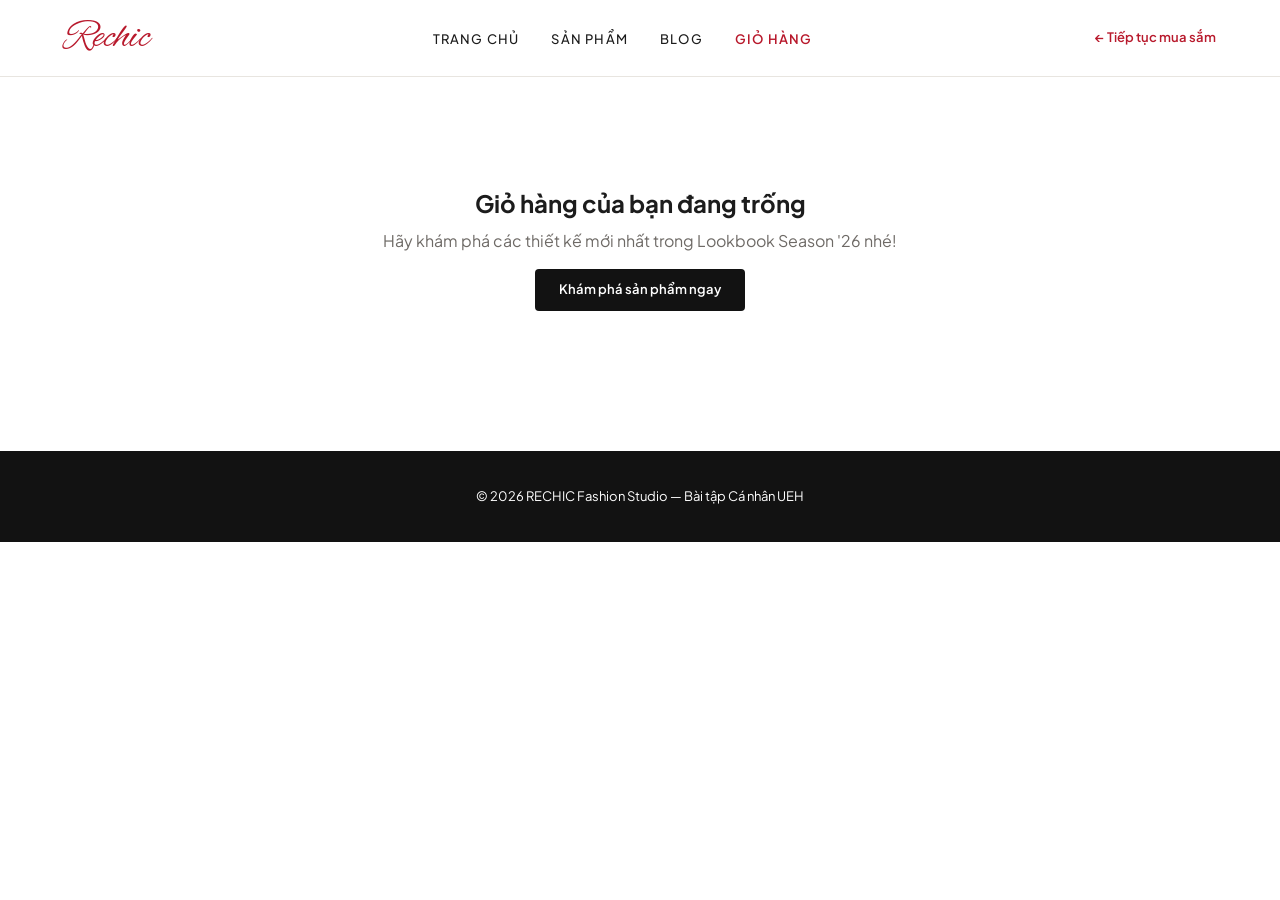
<file: cart.html>
<!DOCTYPE html>
<html lang="vi">
<head>
    <meta charset="UTF-8">
    <meta name="viewport" content="width=device-width, initial-scale=1.0">
    <title>Giỏ Hàng — RECHIC Fashion Studio</title>
   <link id="favicon" rel="icon" type="image/png">
<script>
  document.fonts.load('56px "Alex Brush"').then(() => {
    const canvas = document.createElement('canvas');
    canvas.width = 64;
    canvas.height = 64;
    const ctx = canvas.getContext('2d');
    ctx.font = '56px "Alex Brush"';
    ctx.fillStyle = '#B8192C';
    ctx.textAlign = 'center';
    ctx.textBaseline = 'middle';
    ctx.fillText('R', 32, 35);
    document.getElementById('favicon').href = canvas.toDataURL('image/png');
  });
</script> <link rel="preconnect" href="https://fonts.googleapis.com">
    <link rel="preconnect" href="https://fonts.gstatic.com" crossorigin>
    <link href="https://fonts.googleapis.com/css2?family=Alex+Brush&family=Plus+Jakarta+Sans:wght@300;400;500;600;700&display=swap" rel="stylesheet">
    <style>
        :root {
            --primary-red: #B8192C;
            --primary-dark: #121212;
            --bg-body: #FFFFFF;
            --bg-secondary: #F9F8F6;
            --border-color: #E8E5E0;
            --text-main: #1C1C1C;
            --text-muted: #6E6A66;
            --font-main: 'Plus Jakarta Sans', sans-serif;
            --font-logo: 'Alex Brush', cursive;
        }
        * { box-sizing: border-box; margin: 0; padding: 0; }
        body { font-family: var(--font-main); background: var(--bg-body); color: var(--text-main); line-height: 1.5; }
        .container { max-width: 1200px; margin: 0 auto; padding: 0 24px; }

        .header { position: sticky; top: 0; background: rgba(255,255,255,0.96); backdrop-filter: blur(10px); border-bottom: 1px solid var(--border-color); z-index: 100; }
        .header-container { display: flex; justify-content: space-between; align-items: center; height: 76px; }
        .brand-logo { font-family: var(--font-logo); font-size: 40px; color: var(--primary-red); text-decoration: none; }
        .main-nav ul { display: flex; list-style: none; gap: 32px; }
        .main-nav a { text-decoration: none; color: var(--text-main); font-weight: 500; font-size: 13px; text-transform: uppercase; letter-spacing: 1.2px; }
        .main-nav a:hover, .main-nav a.active { color: var(--primary-red); font-weight: 600; }

        .cart-layout { display: grid; grid-template-columns: 1.6fr 1fr; gap: 40px; padding: 48px 0 80px; }
        .section-title { font-size: 22px; font-weight: 600; margin-bottom: 24px; letter-spacing: 0.5px; }

        /* Cart List */
        .cart-table { border-top: 1px solid var(--border-color); }
        .cart-row { display: flex; gap: 18px; padding: 20px 0; border-bottom: 1px solid var(--border-color); align-items: center; }
        .cart-row img { width: 84px; height: 112px; object-fit: cover; border-radius: 4px; background: var(--bg-secondary); }
        .item-details { flex: 1; }
        .item-details h3 { font-size: 15px; font-weight: 600; margin-bottom: 4px; }
        .item-size { font-size: 12px; color: var(--text-muted); margin-bottom: 8px; }
        .item-price { font-size: 14px; font-weight: 700; color: var(--primary-red); }

        .qty-control { display: inline-flex; align-items: center; border: 1px solid var(--border-color); border-radius: 4px; }
        .qty-btn { width: 30px; height: 30px; border: none; background: none; cursor: pointer; font-size: 15px; }
        .qty-val { padding: 0 12px; font-size: 13px; font-weight: 600; }
        .btn-remove { background: none; border: none; color: #999; font-size: 12px; text-decoration: underline; cursor: pointer; margin-left: 14px; }
        .btn-remove:hover { color: var(--primary-red); }

        /* Checkout Box */
        .checkout-card { background: var(--bg-secondary); padding: 28px; border-radius: 8px; border: 1px solid var(--border-color); height: fit-content; }
        .voucher-box { display: flex; gap: 8px; margin-bottom: 20px; }
        .voucher-box input { flex: 1; padding: 10px 12px; border: 1px solid var(--border-color); border-radius: 4px; font-size: 13px; background: #fff; }
        .voucher-box button { padding: 0 16px; background: var(--primary-dark); color: #fff; border: none; border-radius: 4px; font-size: 12px; font-weight: 600; cursor: pointer; }

        .sum-line { display: flex; justify-content: space-between; font-size: 14px; margin-bottom: 12px; }
        .sum-total { display: flex; justify-content: space-between; font-size: 18px; font-weight: 700; padding-top: 16px; margin-top: 16px; border-top: 1px dashed #ccc; }

        .shipping-form { margin-top: 24px; padding-top: 20px; border-top: 1px solid var(--border-color); }
        .form-group { margin-bottom: 12px; }
        .form-group label { display: block; font-size: 12px; font-weight: 600; margin-bottom: 4px; }
        .form-group input, .form-group select { width: 100%; padding: 10px 12px; border: 1px solid var(--border-color); border-radius: 4px; font-size: 13px; background: #fff; }

        .btn-checkout { width: 100%; padding: 14px; background: var(--primary-red); color: #fff; border: none; border-radius: 4px; font-size: 14px; font-weight: 600; text-transform: uppercase; letter-spacing: 1px; cursor: pointer; margin-top: 12px; transition: 0.2s; }
        .btn-checkout:hover { background: #961222; }

        .empty-state { text-align: center; padding: 60px 20px; }
        .btn-back { display: inline-block; margin-top: 16px; padding: 11px 24px; background: var(--primary-dark); color: #fff; text-decoration: none; border-radius: 4px; font-size: 13px; font-weight: 600; }

        .footer { background: var(--primary-dark); color: #fff; padding: 36px 0; text-align: center; font-size: 13px; }
        @media (max-width: 820px) { .cart-layout { grid-template-columns: 1fr; } }
    </style>
</head>
<body>

    <header class="header">
        <div class="container header-container">
            <a href="index.html" class="brand-logo">Rechic</a>
            <nav class="main-nav">
                <ul>
                    <li><a href="index.html">Trang chủ</a></li>
                    <li><a href="products.html">Sản phẩm</a></li>
                    <li><a href="blog.html">Blog</a></li>
                    <li><a href="cart.html" class="active">Giỏ hàng</a></li>
                </ul>
            </nav>
            <a href="products.html" style="font-size: 13px; color: var(--primary-red); text-decoration: none; font-weight: 600;">&larr; Tiếp tục mua sắm</a>
        </div>
    </header>

    <main class="container">
        <div class="cart-layout" id="cartContainer"></div>
    </main>

    <footer class="footer">
        <div class="container">
            <p>&copy; 2026 RECHIC Fashion Studio — Bài tập Cá nhân UEH</p>
        </div>
    </footer>

    <script>
        let discount = 0;

        function getCart() { return JSON.parse(localStorage.getItem('rechic_cart') || '[]'); }
        function saveCart(cart) {
            localStorage.setItem('rechic_cart', JSON.stringify(cart));
            renderCartPage();
        }

        function changeQty(key, delta) {
            const cart = getCart();
            const item = cart.find(i => i.key === key);
            if (!item) return;
            item.qty += delta;
            if (item.qty <= 0) {
                const idx = cart.findIndex(i => i.key === key);
                cart.splice(idx, 1);
            }
            saveCart(cart);
        }

        function removeItem(key) {
            const cart = getCart().filter(i => i.key !== key);
            saveCart(cart);
        }

        function applyVoucher() {
            const code = document.getElementById('voucherCode').value.trim().toUpperCase();
            if (code === 'RECHIC50') {
                discount = 50000;
                alert('Áp dụng mã RECHIC50 giảm 50.000đ thành công!');
            } else if (code === 'UEH100') {
                discount = 100000;
                alert('Áp dụng mã sinh viên UEH100 giảm 100.000đ thành công!');
            } else {
                discount = 0;
                alert('Mã giảm giá không hợp lệ. Thử nhập: RECHIC50');
            }
            renderCartPage();
        }

        function submitOrder(e) {
            e.preventDefault();
            const name = document.getElementById('cusName').value;
            alert(`Cảm ơn ${name}! Đơn hàng RECHIC của bạn đã được ghi nhận và sẽ giao trong 2-3 ngày tới.`);
            localStorage.removeItem('rechic_cart');
            discount = 0;
            renderCartPage();
        }

        function renderCartPage() {
            const cart = getCart();
            const container = document.getElementById('cartContainer');

            if (cart.length === 0) {
                container.style.display = 'block';
                container.innerHTML = `
                    <div class="empty-state">
                        <h2>Giỏ hàng của bạn đang trống</h2>
                        <p style="color: var(--text-muted); margin-top: 8px;">Hãy khám phá các thiết kế mới nhất trong Lookbook Season '26 nhé!</p>
                        <a href="products.html" class="btn-back">Khám phá sản phẩm ngay</a>
                    </div>
                `;
                return;
            }

            container.style.display = 'grid';
            const subTotal = cart.reduce((sum, i) => sum + i.price * i.qty, 0);
            const finalTotal = Math.max(0, subTotal - discount);

            container.innerHTML = `
                <div>
                    <h2 class="section-title">Giỏ Hàng (${cart.reduce((s, i) => s + i.qty, 0)} sản phẩm)</h2>
                    <div class="cart-table">
                        ${cart.map(item => `
                            <div class="cart-row">
                                <img src="${item.img}" alt="${item.name}">
                                <div class="item-details">
                                    <h3>${item.name}</h3>
                                    <div class="item-size">Kích cỡ: <strong>${item.size}</strong></div>
                                    <div class="item-price">${item.price.toLocaleString('vi-VN')}đ</div>
                                </div>
                                <div style="text-align: right;">
                                    <div class="qty-control">
                                        <button class="qty-btn" onclick="changeQty('${item.key}', -1)">−</button>
                                        <span class="qty-val">${item.qty}</span>
                                        <button class="qty-btn" onclick="changeQty('${item.key}', 1)">+</button>
                                    </div>
                                    <div style="margin-top: 8px;">
                                        <button class="btn-remove" onclick="removeItem('${item.key}')">Xóa</button>
                                    </div>
                                </div>
                            </div>
                        `).join('')}
                    </div>
                </div>

                <div class="checkout-card">
                    <h3 style="font-size: 16px; margin-bottom: 16px;">Tóm Tắt Đơn Hàng</h3>
                    <div class="voucher-box">
                        <input type="text" id="voucherCode" placeholder="Nhập mã (VD: RECHIC50)">
                        <button type="button" onclick="applyVoucher()">Áp dụng</button>
                    </div>
                    <div class="sum-line">
                        <span>Tạm tính:</span>
                        <span>${subTotal.toLocaleString('vi-VN')}đ</span>
                    </div>
                    <div class="sum-line" style="color: var(--primary-red);">
                        <span>Ưu đãi Voucher:</span>
                        <span>-${discount.toLocaleString('vi-VN')}đ</span>
                    </div>
                    <div class="sum-line">
                        <span>Phí vận chuyển:</span>
                        <span style="color: #2E7D32; font-weight: 600;">Miễn phí</span>
                    </div>
                    <div class="sum-total">
                        <span>Tổng thanh toán:</span>
                        <span style="color: var(--primary-red);">${finalTotal.toLocaleString('vi-VN')}đ</span>
                    </div>

                    <form class="shipping-form" onsubmit="submitOrder(event)">
                        <h4 style="font-size: 14px; margin-bottom: 12px;">Thông Tin Nhận Hàng</h4>
                        <div class="form-group">
                            <label>Họ và tên người nhận *</label>
                            <input type="text" id="cusName" required placeholder="Nguyễn Thị Bảo Nghi">
                        </div>
                        <div class="form-group">
                            <label>Số điện thoại *</label>
                            <input type="tel" required placeholder="0901 234 567">
                        </div>
                        <div class="form-group">
                            <label>Địa chỉ giao hàng *</label>
                            <input type="text" required placeholder="Quận 1, TP. Hồ Chí Minh">
                        </div>
                        <div class="form-group">
                            <label>Phương thức thanh toán</label>
                            <select>
                                <option>Thanh toán khi nhận hàng (COD)</option>
                                <option>Chuyển khoản ngân hàng / QR Pay</option>
                                <option>Ví điện tử MoMo / Apple Pay</option>
                            </select>
                        </div>
                        <button type="submit" class="btn-checkout">Hoàn Tất Đặt Hàng</button>
                    </form>
                </div>
            `;
        }

        renderCartPage();
    </script>
</body>
</html>
</file>
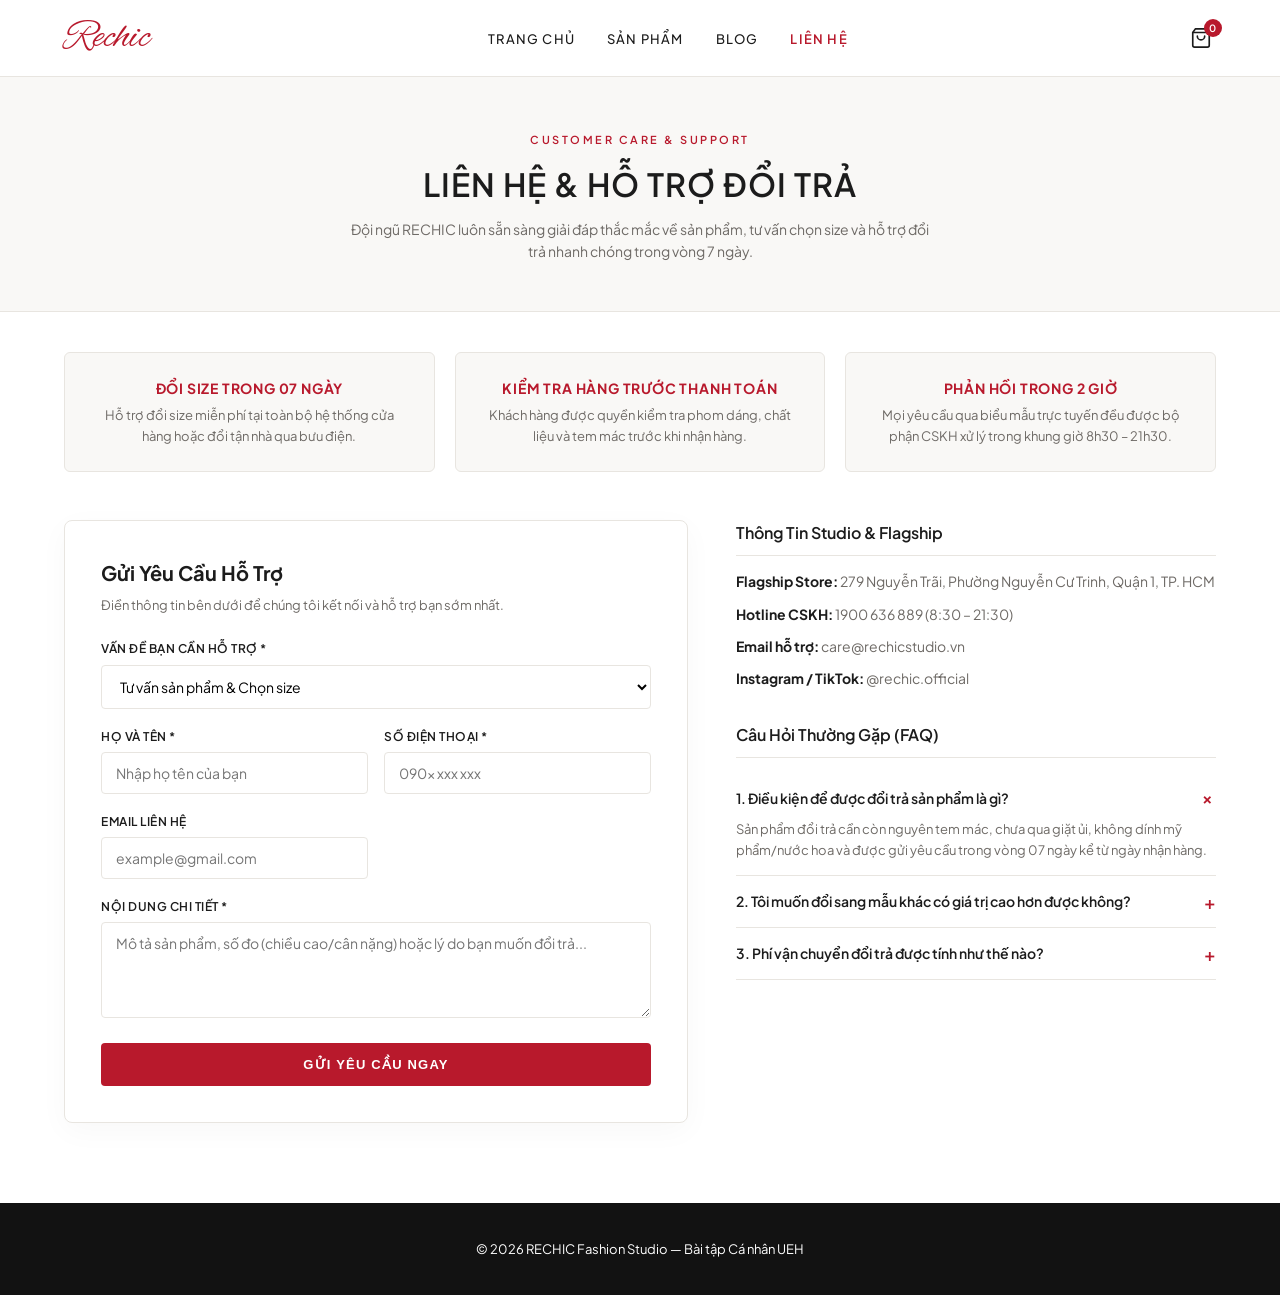
<file: contact.html>
<!DOCTYPE html>
<html lang="vi">
<head>
    <meta charset="UTF-8">
    <meta name="viewport" content="width=device-width, initial-scale=1.0">
    <title>Liên Hệ & Đổi Trả — RECHIC Fashion Studio</title>
    <link id="favicon" rel="icon" type="image/png">
<script>
  document.fonts.load('56px "Alex Brush"').then(() => {
    const canvas = document.createElement('canvas');
    canvas.width = 64;
    canvas.height = 64;
    const ctx = canvas.getContext('2d');
    ctx.font = '56px "Alex Brush"';
    ctx.fillStyle = '#B8192C';
    ctx.textAlign = 'center';
    ctx.textBaseline = 'middle';
    ctx.fillText('R', 32, 35);
    document.getElementById('favicon').href = canvas.toDataURL('image/png');
  });
</script><link rel="preconnect" href="https://fonts.googleapis.com">
    <link rel="preconnect" href="https://fonts.gstatic.com" crossorigin>
    <link href="https://fonts.googleapis.com/css2?family=Alex+Brush&family=Plus+Jakarta+Sans:wght@300;400;500;600;700&display=swap" rel="stylesheet">
    
    <!-- Google tag (gtag.js) -->
    <script async src="https://www.googletagmanager.com/gtag/js?id=G-XX34J9827V"></script>
    <script>
      window.dataLayer = window.dataLayer || [];
      function gtag(){dataLayer.push(arguments);}
      gtag('js', new Date());
      gtag('config', 'G-XX34J9827V');
    </script>

    <style>
        :root {
            --primary-red: #B8192C;
            --primary-dark: #121212;
            --bg-body: #FFFFFF;
            --bg-secondary: #F9F8F6;
            --border-color: #E8E5E0;
            --text-main: #1C1C1C;
            --text-muted: #6E6A66;
            --font-main: 'Plus Jakarta Sans', sans-serif;
            --font-logo: 'Alex Brush', cursive;
        }
        * { box-sizing: border-box; margin: 0; padding: 0; }
        body { font-family: var(--font-main); background: var(--bg-body); color: var(--text-main); line-height: 1.6; }
        .container { max-width: 1200px; margin: 0 auto; padding: 0 24px; }

        /* HEADER */
        .header { position: sticky; top: 0; background: rgba(255,255,255,0.96); backdrop-filter: blur(10px); border-bottom: 1px solid var(--border-color); z-index: 100; }
        .header-container { display: flex; justify-content: space-between; align-items: center; height: 76px; }
        .brand-logo { font-family: var(--font-logo); font-size: 40px; color: var(--primary-red); text-decoration: none; }
        .main-nav ul { display: flex; list-style: none; gap: 32px; }
        .main-nav a { text-decoration: none; color: var(--text-main); font-weight: 500; font-size: 13px; text-transform: uppercase; letter-spacing: 1.2px; transition: 0.2s; }
        .main-nav a:hover, .main-nav a.active { color: var(--primary-red); font-weight: 600; }
        .cart-link { text-decoration: none; color: var(--text-main); display: flex; align-items: center; position: relative; padding: 4px; }
        .cart-badge { position: absolute; top: -4px; right: -6px; background: var(--primary-red); color: #fff; border-radius: 50%; width: 18px; height: 18px; font-size: 10px; font-weight: 600; display: flex; align-items: center; justify-content: center; }

        /* HERO */
        .contact-hero { background: var(--bg-secondary); padding: 48px 0; text-align: center; border-bottom: 1px solid var(--border-color); }
        .contact-hero span { font-size: 11px; letter-spacing: 2.5px; text-transform: uppercase; color: var(--primary-red); font-weight: 600; }
        .contact-hero h1 { font-size: 32px; font-weight: 600; margin: 8px 0; text-transform: uppercase; letter-spacing: 1px; }
        .contact-hero p { color: var(--text-muted); font-size: 14px; max-width: 580px; margin: 0 auto; }

        /* POLICY STRIP */
        .policy-grid { display: grid; grid-template-columns: repeat(3, 1fr); gap: 20px; margin: 40px 0; }
        .policy-card { background: var(--bg-secondary); padding: 24px; border-radius: 6px; border: 1px solid var(--border-color); text-align: center; }
        .policy-card h3 { font-size: 14px; text-transform: uppercase; letter-spacing: 0.8px; margin-bottom: 6px; color: var(--primary-red); }
        .policy-card p { font-size: 13px; color: var(--text-muted); }

        /* MAIN LAYOUT */
        .contact-layout { display: grid; grid-template-columns: 1.3fr 1fr; gap: 48px; margin: 48px 0 80px; }
        .form-card { background: #fff; border: 1px solid var(--border-color); border-radius: 8px; padding: 36px; box-shadow: 0 8px 30px rgba(0,0,0,0.03); }
        .form-card h2 { font-size: 20px; margin-bottom: 6px; }
        .form-card .sub { font-size: 13px; color: var(--text-muted); margin-bottom: 24px; }

        .form-row { display: grid; grid-template-columns: 1fr 1fr; gap: 16px; }
        .form-group { margin-bottom: 18px; }
        .form-group label { display: block; font-size: 12px; font-weight: 600; text-transform: uppercase; letter-spacing: 0.5px; margin-bottom: 6px; }
        .form-group input, .form-group select, .form-group textarea {
            width: 100%; padding: 11px 14px; border: 1px solid var(--border-color); border-radius: 4px;
            font-family: inherit; font-size: 14px; outline: none; transition: 0.2s; background: #fff;
        }
        .form-group input:focus, .form-group select:focus, .form-group textarea:focus { border-color: var(--primary-dark); }

        .btn-submit {
            width: 100%; padding: 14px; background: var(--primary-red); color: #fff; border: none;
            border-radius: 4px; font-size: 13px; font-weight: 600; text-transform: uppercase;
            letter-spacing: 1.2px; cursor: pointer; transition: 0.2s;
        }
        .btn-submit:hover { background: #961222; }

        .success-alert {
            display: none; background: #F0F9F4; border: 1px solid #B7E1C7; color: #1E6B3B;
            padding: 16px; border-radius: 6px; font-size: 13px; margin-top: 16px;
        }

        /* INFO & FAQ SIDEBAR */
        .info-block { margin-bottom: 32px; }
        .info-block h3 { font-size: 16px; font-weight: 600; margin-bottom: 14px; padding-bottom: 10px; border-bottom: 1px solid var(--border-color); }
        .info-list { list-style: none; font-size: 14px; color: var(--text-muted); }
        .info-list li { margin-bottom: 10px; }
        .info-list strong { color: var(--text-main); }

        /* FAQ Accordion */
        .faq-item { border-bottom: 1px solid var(--border-color); padding: 14px 0; }
        .faq-question {
            width: 100%; background: none; border: none; text-align: left; font-family: inherit;
            font-size: 14px; font-weight: 600; color: var(--text-main); cursor: pointer;
            display: flex; justify-content: space-between; align-items: center;
        }
        .faq-answer { display: none; font-size: 13px; color: var(--text-muted); margin-top: 10px; line-height: 1.6; }
        .faq-item.open .faq-answer { display: block; }
        .faq-item.open .faq-icon { transform: rotate(45deg); }
        .faq-icon { font-size: 18px; transition: 0.2s; color: var(--primary-red); }

        .footer { background: var(--primary-dark); color: #fff; padding: 36px 0; text-align: center; font-size: 13px; }
        @media (max-width: 820px) {
            .policy-grid, .contact-layout, .form-row { grid-template-columns: 1fr; }
            .main-nav { display: none; }
        }
    </style>
</head>
<body>

    <!-- HEADER -->
    <header class="header">
        <div class="container header-container">
            <a href="index.html" class="brand-logo">Rechic</a>
            <nav class="main-nav">
                <ul>
                    <li><a href="index.html">Trang chủ</a></li>
                    <li><a href="products.html">Sản phẩm</a></li>
                    <li><a href="blog.html">Blog</a></li>
                    <li><a href="contact.html" class="active">Liên hệ</a></li>
                </ul>
            </nav>
            <a href="cart.html" class="cart-link" aria-label="Giỏ hàng">
                <svg width="22" height="22" viewBox="0 0 24 24" fill="none" stroke="currentColor" stroke-width="1.8" stroke-linecap="round" stroke-linejoin="round">
                    <path d="M6 2L3 6v14a2 2 0 0 0 2 2h14a2 2 0 0 0 2-2V6l-3-4z"></path>
                    <line x1="3" y1="6" x2="21" y2="6"></line>
                    <path d="M16 10a4 4 0 0 1-8 0"></path>
                </svg>
                <span class="cart-badge" id="cartBadge">0</span>
            </a>
        </div>
    </header>

    <!-- HERO -->
    <section class="contact-hero">
        <div class="container">
            <span>Customer Care & Support</span>
            <h1>Liên Hệ & Hỗ Trợ Đổi Trả</h1>
            <p>Đội ngũ RECHIC luôn sẵn sàng giải đáp thắc mắc về sản phẩm, tư vấn chọn size và hỗ trợ đổi trả nhanh chóng trong vòng 7 ngày.</p>
        </div>
    </section>

    <main class="container">
        <!-- CHÍNH SÁCH ĐỔI TRẢ NHANH -->
        <div class="policy-grid">
            <div class="policy-card">
                <h3>Đổi Size Trong 07 Ngày</h3>
                <p>Hỗ trợ đổi size miễn phí tại toàn bộ hệ thống cửa hàng hoặc đổi tận nhà qua bưu điện.</p>
            </div>
            <div class="policy-card">
                <h3>Kiểm Tra Hàng Trước Thanh Toán</h3>
                <p>Khách hàng được quyền kiểm tra phom dáng, chất liệu và tem mác trước khi nhận hàng.</p>
            </div>
            <div class="policy-card">
                <h3>Phản Hồi Trong 2 Giờ</h3>
                <p>Mọi yêu cầu qua biểu mẫu trực tuyến đều được bộ phận CSKH xử lý trong khung giờ 8h30 – 21h30.</p>
            </div>
        </div>

        <!-- FORM & FAQ -->
        <div class="contact-layout">
            <!-- FORM GỬI YÊU CẦU -->
            <div class="form-card">
                <h2>Gửi Yêu Cầu Hỗ Trợ</h2>
                <p class="sub">Điền thông tin bên dưới để chúng tôi kết nối và hỗ trợ bạn sớm nhất.</p>

                <form id="supportForm" onsubmit="handleSupportSubmit(event)">
                    <div class="form-group">
                        <label>Vấn đề bạn cần hỗ trợ *</label>
                        <select id="issueType" onchange="toggleOrderField()">
                            <option value="tu-van">Tư vấn sản phẩm & Chọn size</option>
                            <option value="doi-tra">Yêu cầu Đổi size / Trả hàng</option>
                            <option value="don-hang">Kiểm tra tình trạng đơn hàng</option>
                            <option value="khac">Góp ý & Hợp tác khác</option>
                        </select>
                    </div>

                    <div class="form-row">
                        <div class="form-group">
                            <label>Họ và tên *</label>
                            <input type="text" id="senderName" required placeholder="Nhập họ tên của bạn">
                        </div>
                        <div class="form-group">
                            <label>Số điện thoại *</label>
                            <input type="tel" id="senderPhone" required placeholder="090x xxx xxx">
                        </div>
                    </div>

                    <div class="form-row">
                        <div class="form-group">
                            <label>Email liên hệ</label>
                            <input type="email" placeholder="example@gmail.com">
                        </div>
                        <div class="form-group" id="orderCodeGroup" style="display: none;">
                            <label>Mã đơn hàng (VD: #RC2026) *</label>
                            <input type="text" id="orderCodeInput" placeholder="Nhập mã đơn hàng của bạn">
                        </div>
                    </div>

                    <div class="form-group">
                        <label>Nội dung chi tiết *</label>
                        <textarea rows="4" required placeholder="Mô tả sản phẩm, số đo (chiều cao/cân nặng) hoặc lý do bạn muốn đổi trả..."></textarea>
                    </div>

                    <button type="submit" class="btn-submit">Gửi Yêu Cầu Ngay</button>

                    <div class="success-alert" id="successAlert">
                        <strong>Gửi yêu cầu thành công!</strong> Cảm ơn <span id="resName"></span>, chuyên viên CSKH RECHIC đã tiếp nhận thông tin và sẽ liên hệ qua số điện thoại của bạn trong ít phút tới.
                    </div>
                </form>
            </div>

            <!-- THÔNG TIN & CÂU HỎI THƯỜNG GẶP -->
            <div>
                <div class="info-block">
                    <h3>Thông Tin Studio & Flagship</h3>
                    <ul class="info-list">
                        <li><strong>Flagship Store:</strong> 279 Nguyễn Trãi, Phường Nguyễn Cư Trinh, Quận 1, TP. HCM</li>
                        <li><strong>Hotline CSKH:</strong> 1900 636 889 (8:30 – 21:30)</li>
                        <li><strong>Email hỗ trợ:</strong> care@rechicstudio.vn</li>
                        <li><strong>Instagram / TikTok:</strong> @rechic.official</li>
                    </ul>
                </div>

                <div class="info-block">
                    <h3>Câu Hỏi Thường Gặp (FAQ)</h3>

                    <div class="faq-item open">
                        <button type="button" class="faq-question" onclick="toggleFaq(this)">
                            <span>1. Điều kiện để được đổi trả sản phẩm là gì?</span>
                            <span class="faq-icon">+</span>
                        </button>
                        <div class="faq-answer">
                            Sản phẩm đổi trả cần còn nguyên tem mác, chưa qua giặt ủi, không dính mỹ phẩm/nước hoa và được gửi yêu cầu trong vòng 07 ngày kể từ ngày nhận hàng.
                        </div>
                    </div>

                    <div class="faq-item">
                        <button type="button" class="faq-question" onclick="toggleFaq(this)">
                            <span>2. Tôi muốn đổi sang mẫu khác có giá trị cao hơn được không?</span>
                            <span class="faq-icon">+</span>
                        </button>
                        <div class="faq-answer">
                            Hoàn toàn được. Bạn có thể đổi sang sản phẩm khác có giá trị bằng hoặc cao hơn (bù phần chênh lệch). RECHIC không hoàn tiền chênh lệch nếu đổi sang sản phẩm giá thấp hơn.
                        </div>
                    </div>

                    <div class="faq-item">
                        <button type="button" class="faq-question" onclick="toggleFaq(this)">
                            <span>3. Phí vận chuyển đổi trả được tính như thế nào?</span>
                            <span class="faq-icon">+</span>
                        </button>
                        <div class="faq-answer">
                            RECHIC miễn phí 100% phí vận chuyển 2 chiều nếu sản phẩm có lỗi từ nhà sản xuất hoặc giao nhầm mẫu/size. Trường hợp đổi theo nhu cầu cá nhân, khách hàng hỗ trợ phí ship 1 chiều (30.000đ).
                        </div>
                    </div>
                </div>
            </div>
        </div>
    </main>

    <footer class="footer" id="footer">
        <div class="container">
            <p>&copy; 2026 RECHIC Fashion Studio — Bài tập Cá nhân UEH</p>
        </div>
    </footer>

    <script>
        function updateBadge() {
            const cart = JSON.parse(localStorage.getItem('rechic_cart') || '[]');
            document.getElementById('cartBadge').textContent = cart.reduce((s, i) => s + i.qty, 0);
        }

        function toggleOrderField() {
            const val = document.getElementById('issueType').value;
            const orderGroup = document.getElementById('orderCodeGroup');
            const orderInput = document.getElementById('orderCodeInput');
            if (val === 'doi-tra' || val === 'don-hang') {
                orderGroup.style.display = 'block';
                orderInput.required = true;
            } else {
                orderGroup.style.display = 'none';
                orderInput.required = false;
            }
        }

        function toggleFaq(btn) {
            btn.parentElement.classList.toggle('open');
        }

        function handleSupportSubmit(e) {
            e.preventDefault();
            const name = document.getElementById('senderName').value;
            document.getElementById('resName').textContent = name;
            document.getElementById('successAlert').style.display = 'block';
            e.target.reset();
            toggleOrderField();
        }

        updateBadge();
    </script>
</body>
</html>
</file>
